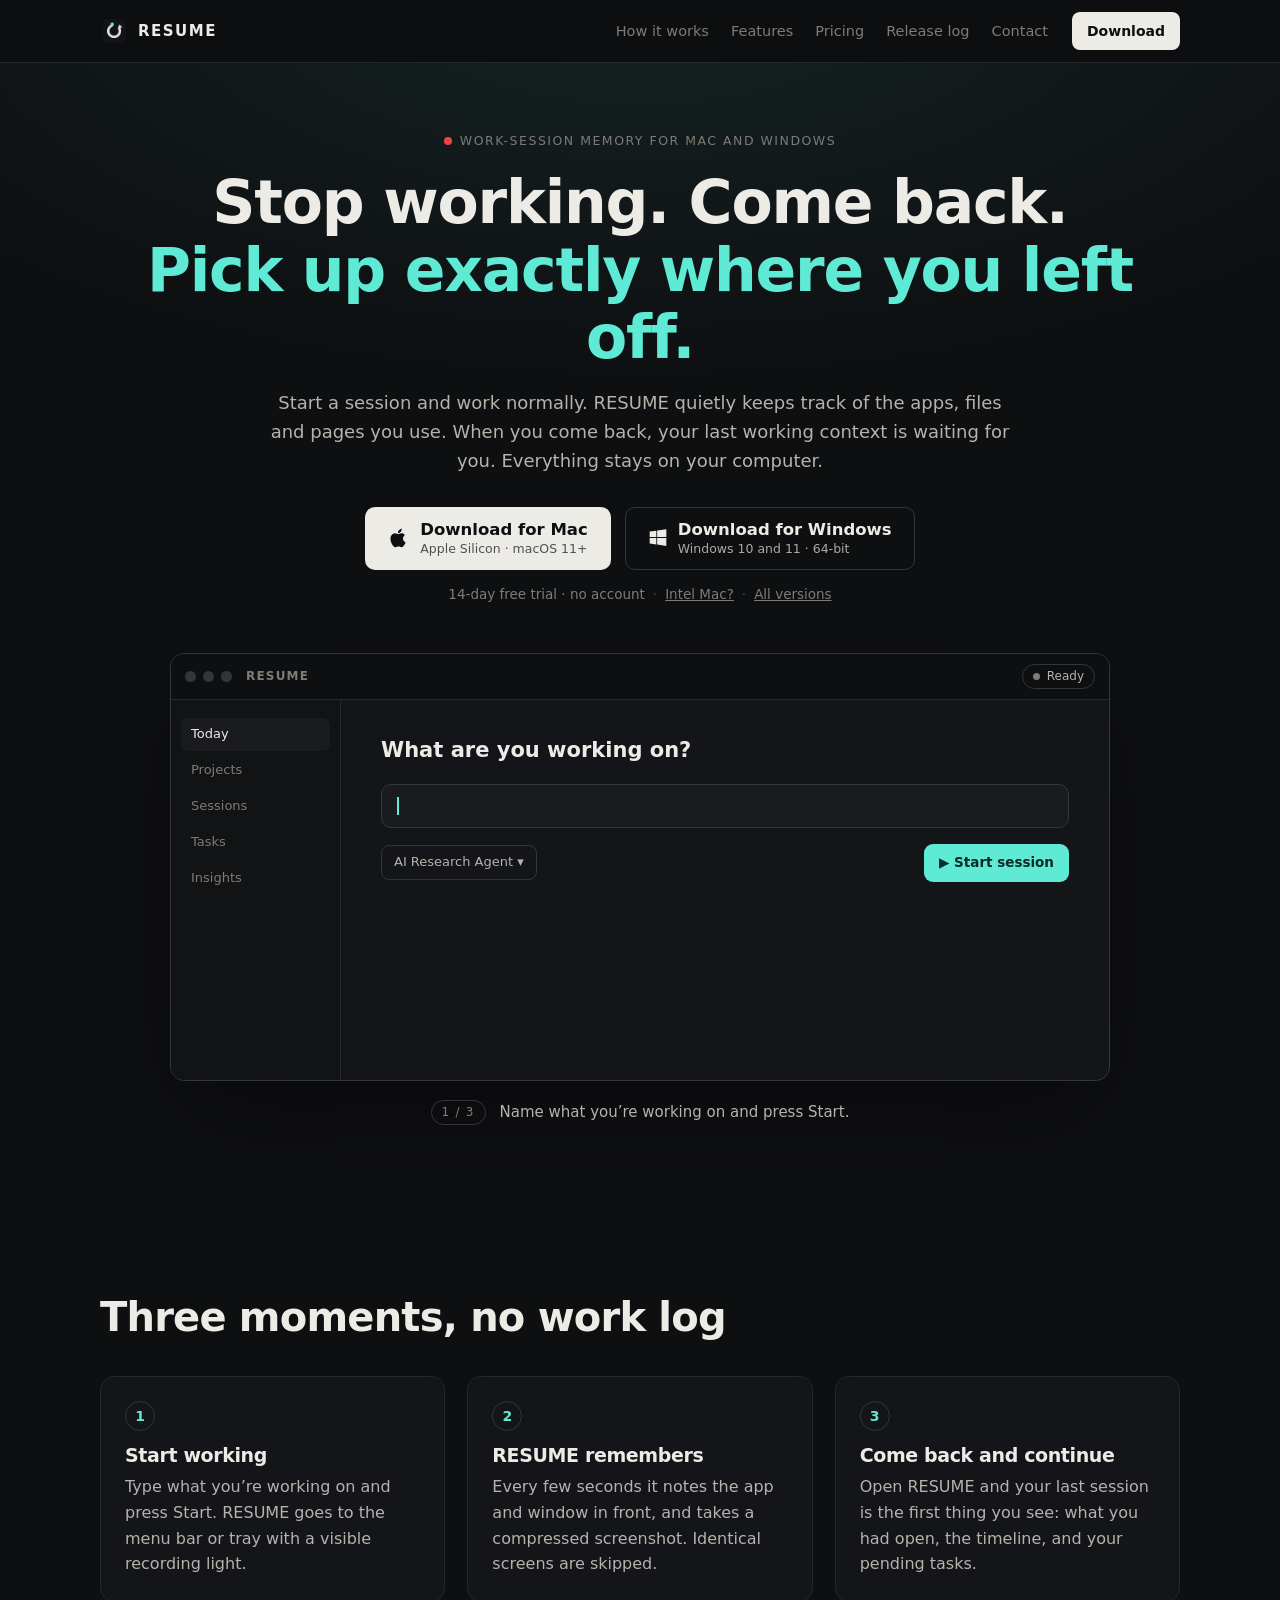
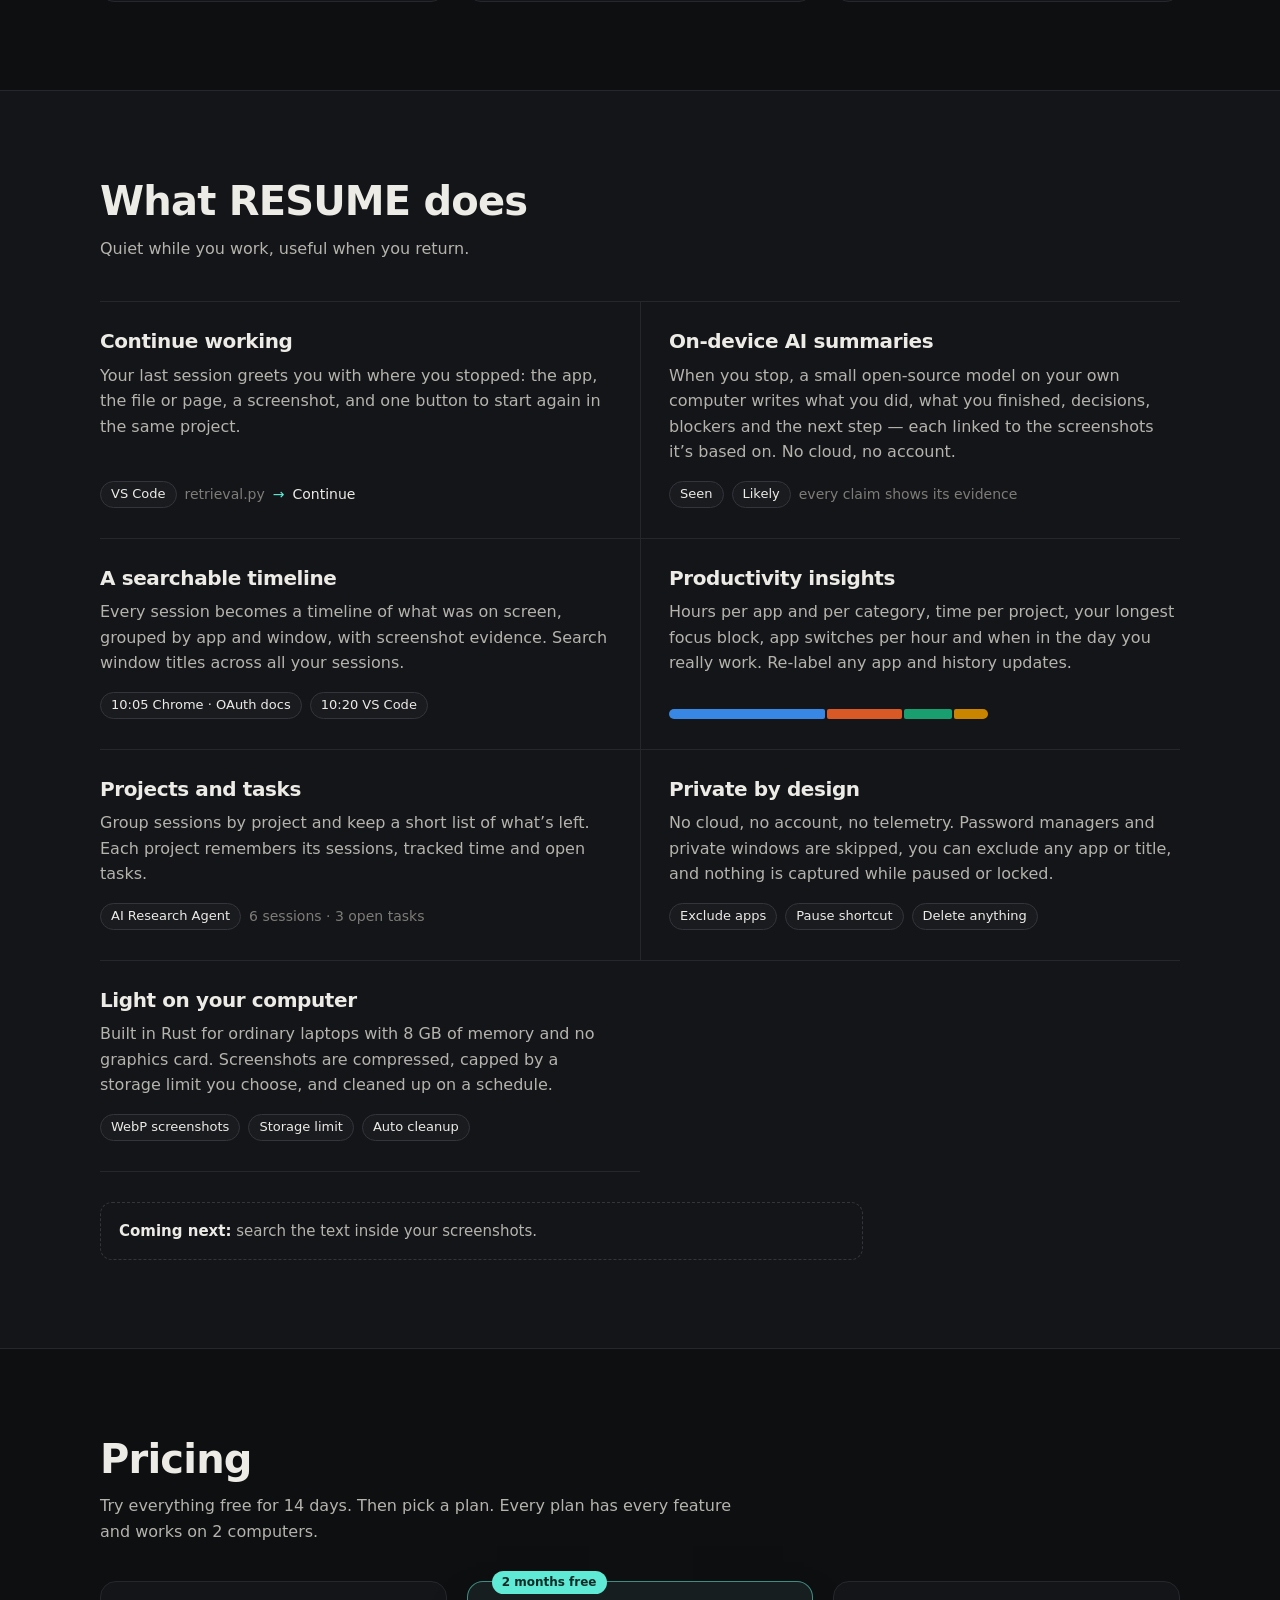
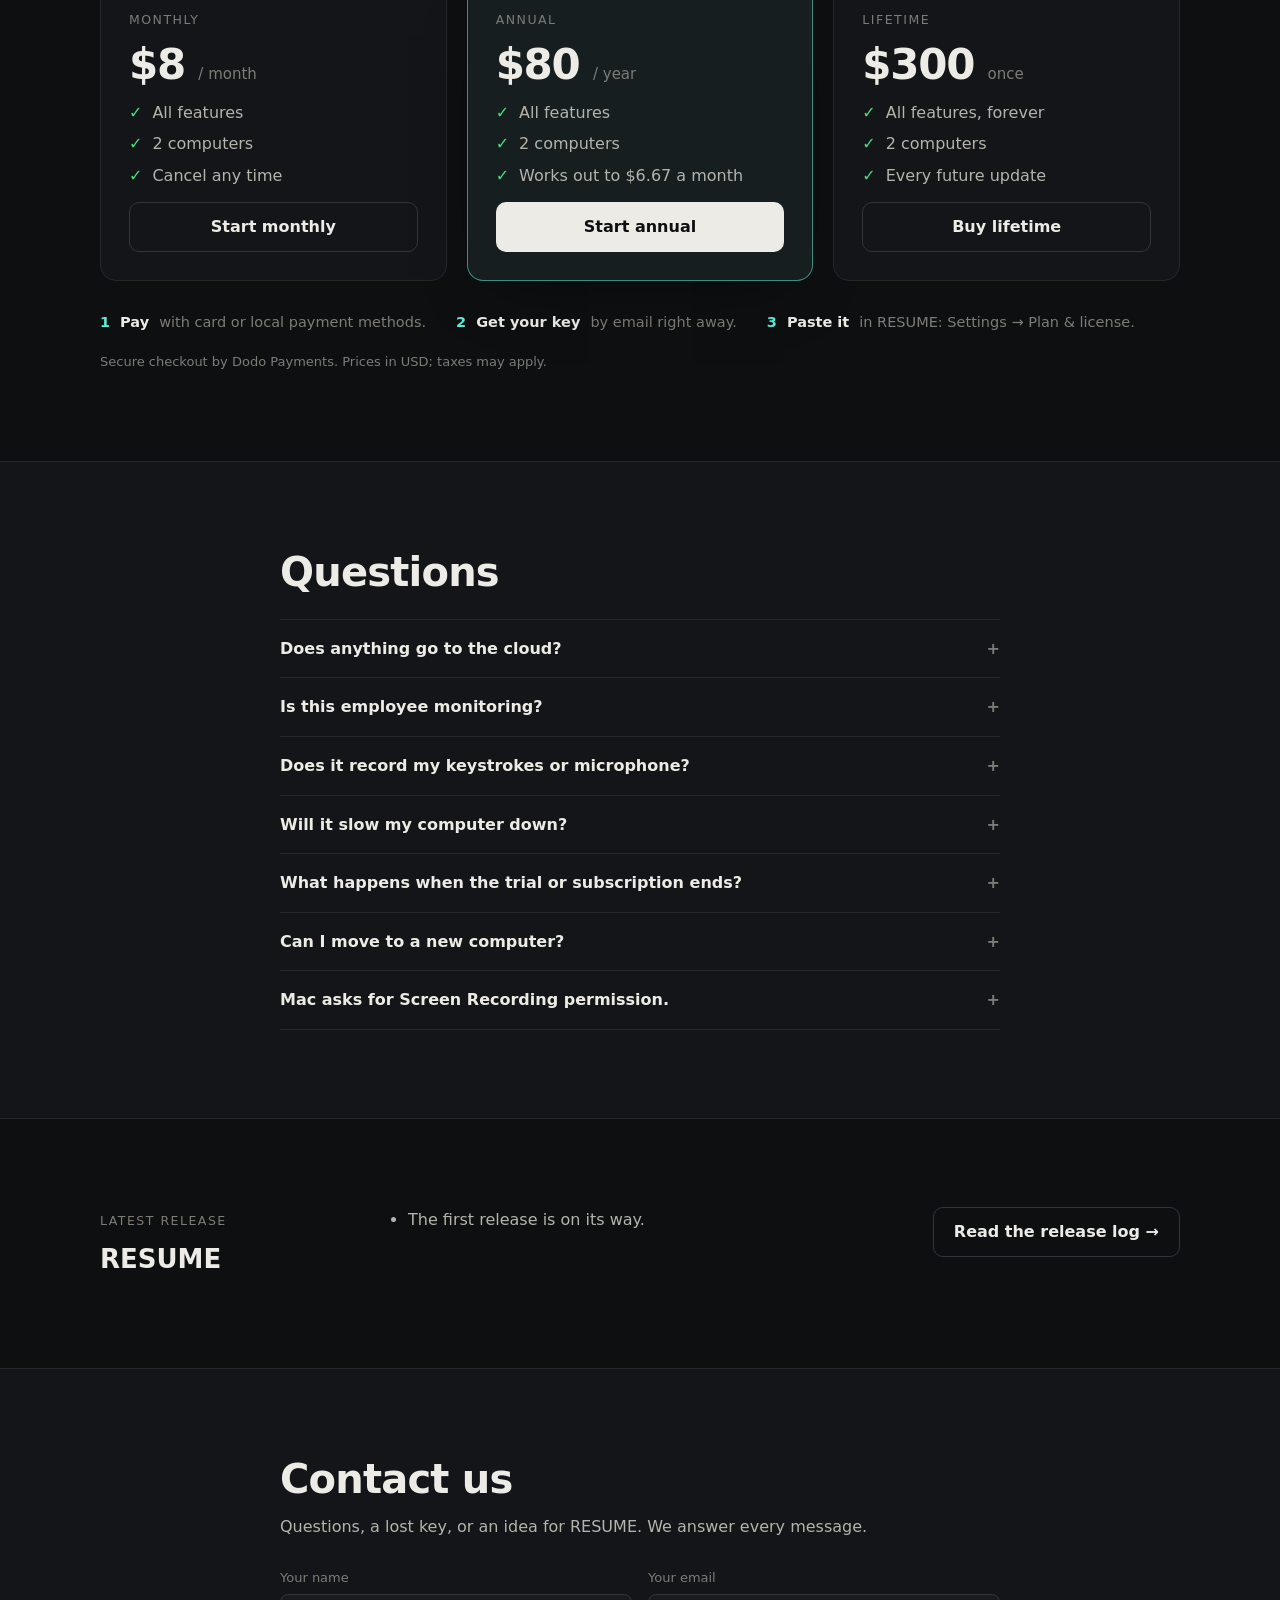
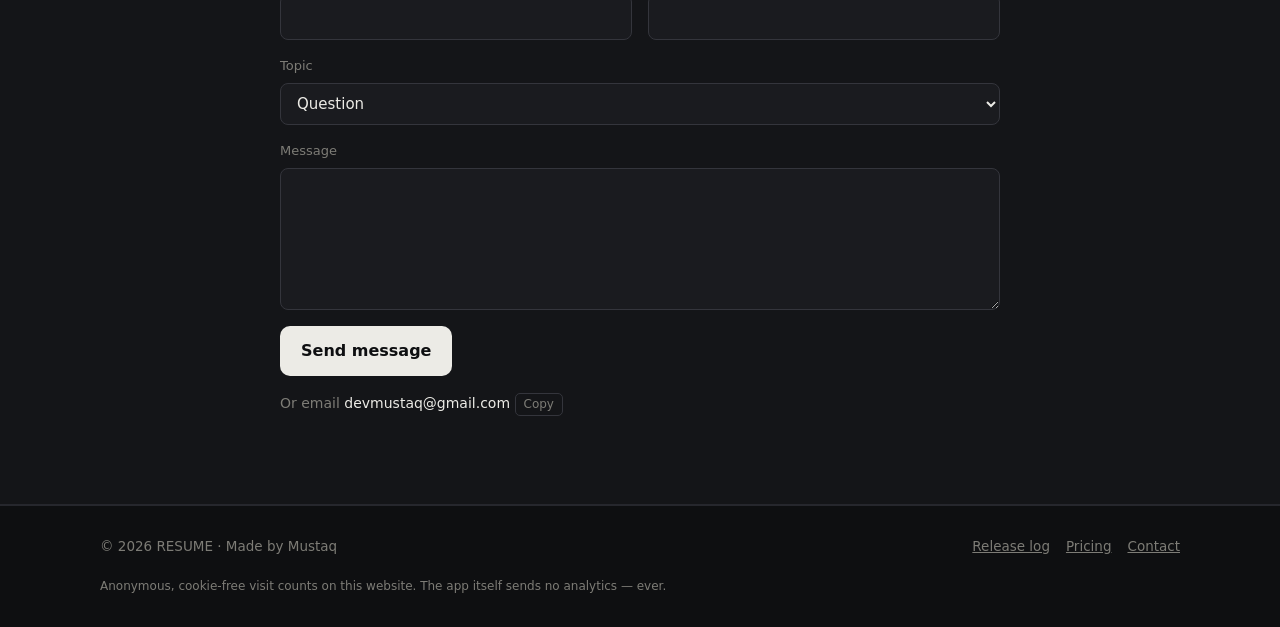
<file: index.html>
<!doctype html>
<html lang="en">
<head>
  <meta charset="utf-8">
  <meta name="viewport" content="width=device-width, initial-scale=1, viewport-fit=cover">
  <title>RESUME — pick up exactly where you left off</title>
  <meta name="description" content="RESUME remembers your work sessions — the apps, files and pages you used — so you can return to unfinished work in seconds. Private and local: nothing leaves your computer. Mac and Windows.">
  <meta property="og:title" content="RESUME — pick up exactly where you left off">
  <meta property="og:description" content="Start working. RESUME remembers. Return later and continue. For Mac and Windows.">
  <meta property="og:image" content="assets/og.png">
  <meta name="theme-color" content="#0e0f11">
  <link rel="icon" href="assets/icon.png">
  <link rel="stylesheet" href="site.css">
</head>
<body>
<header class="top">
  <div class="wrap top-row">
    <a class="brand" href="./"><img src="assets/icon.png" alt="" width="28" height="28">RESUME</a>
    <nav class="nav" aria-label="Site">
      <a href="#how">How it works</a>
      <a href="#features">Features</a>
      <a href="#pricing">Pricing</a>
      <a href="releases.html">Release log</a>
      <a href="#contact">Contact</a>
    </nav>
    <a class="btn btn-ink btn-sm" href="#download">Download</a>
  </div>
</header>

<main>
  <section class="hero">
    <div class="wrap hero-copy">
      <p class="eyebrow"><span class="rec"></span> Work-session memory for Mac and Windows</p>
      <h1>Stop working. Come back.<br><span class="hl">Pick up exactly where you left off.</span></h1>
      <p class="lede">Start a session and work normally. RESUME quietly keeps track of the apps, files and pages you use. When you come back, your last working context is waiting for you. Everything stays on your computer.</p>
    </div>

    <div class="wrap dl" id="download">
      <div class="dl-row">
        <a class="btn btn-ink btn-lg dl-btn" id="dlMac" href="releases.html" data-os="mac">
          <svg viewBox="0 0 24 24" width="22" height="22" aria-hidden="true"><path fill="currentColor" d="M16.4 12.6c0-2.5 2-3.7 2.1-3.8-1.2-1.7-3-1.9-3.6-2-1.5-.2-3 .9-3.8.9-.8 0-2-.9-3.3-.9-1.7 0-3.3 1-4.2 2.5-1.8 3.1-.5 7.7 1.3 10.2.9 1.2 1.9 2.6 3.2 2.6 1.3-.1 1.8-.8 3.3-.8 1.6 0 2 .8 3.3.8 1.4 0 2.3-1.3 3.1-2.5 1-1.4 1.4-2.8 1.4-2.9 0 0-2.8-1.1-2.8-4.1zM14 5.1c.7-.9 1.2-2 1-3.2-1 0-2.3.7-3 1.6-.7.8-1.2 2-1.1 3.1 1.2.1 2.3-.6 3.1-1.5z"/></svg>
          <span><b>Download for Mac</b><small id="dlMacSub">Apple Silicon · macOS 11+</small></span>
        </a>
        <a class="btn btn-line btn-lg dl-btn" id="dlWin" href="releases.html" data-os="windows">
          <svg viewBox="0 0 24 24" width="20" height="20" aria-hidden="true"><path fill="currentColor" d="M2 4.3 10 3.2v7.7H2zM11 3.1 22 1.5v9.4H11zM2 12h8v7.8l-8-1.1zM11 12h11v9.5l-11-1.6z"/></svg>
          <span><b>Download for Windows</b><small id="dlWinSub">Windows 10 and 11 · 64-bit</small></span>
        </a>
      </div>
      <p class="dl-meta">
        <span id="dlVersion"><span data-trial>14</span>-day free trial · no account</span>
        <span class="sep">·</span>
        <a href="releases.html" id="dlIntel" data-os="mac-intel">Intel Mac?</a>
        <span class="sep">·</span>
        <a href="releases.html">All versions</a>
      </p>
    </div>

    <!-- The demo: an app window that plays the three moments of a session. -->
    <div class="wrap stage">
      <div class="win" id="demo" aria-label="RESUME demo">
        <div class="win-bar">
          <span class="dots" aria-hidden="true"><i></i><i></i><i></i></span>
          <span class="win-title">RESUME</span>
          <span class="chip" id="dChip"><span class="dot"></span><span id="dChipText">Ready</span></span>
        </div>
        <div class="win-body">
          <aside class="d-side" aria-hidden="true">
            <div class="d-nav on">Today</div><div class="d-nav">Projects</div><div class="d-nav">Sessions</div><div class="d-nav">Tasks</div><div class="d-nav">Insights</div>
          </aside>
          <div class="d-main">
            <!-- 1: start -->
            <div class="scene" data-scene="0">
              <div class="d-h">What are you working on?</div>
              <div class="d-input"><span id="dType"></span><span class="caret"></span></div>
              <div class="d-row"><span class="d-select">AI Research Agent ▾</span><span class="d-btn accent">▶ Start session</span></div>
            </div>
            <!-- 2: recording -->
            <div class="scene" data-scene="1">
              <div class="d-rec"><span class="dot"></span> RECORDING <span class="d-clock" id="dClock">00:00</span></div>
              <div class="d-h sm">Fix duplicate retrieval results</div>
              <ol class="d-feed" id="dFeed"></ol>
            </div>
            <!-- 3: resume -->
            <div class="scene" data-scene="2">
              <div class="d-k">Continue working</div>
              <div class="d-h sm">Fix duplicate retrieval results</div>
              <div class="d-meta">AI Research Agent · yesterday · 2h 05m active</div>
              <div class="d-ctx">
                <div><div class="d-k">Last working context</div><b>VS Code</b><div class="d-dim">retrieval.py — research-agent</div></div>
                <div class="d-shot" aria-hidden="true"><i></i><i></i><i class="s"></i><i></i><i class="s"></i></div>
              </div>
              <div class="d-row"><span class="d-btn accent">Continue working →</span><span class="d-btn">Open timeline</span></div>
            </div>
          </div>
        </div>
      </div>
      <div class="caption" aria-live="polite">
        <span class="cap-step" id="capStep">1 / 3</span>
        <span id="capText">Name what you’re working on and press Start.</span>
      </div>
    </div>
  </section>

  <section class="sec" id="how">
    <div class="wrap">
      <h2>Three moments, no work log</h2>
      <div class="steps3">
        <article><span class="n">1</span><h3>Start working</h3><p>Type what you’re working on and press Start. RESUME goes to the menu bar or tray with a visible recording light.</p></article>
        <article><span class="n">2</span><h3>RESUME remembers</h3><p>Every few seconds it notes the app and window in front, and takes a compressed screenshot. Identical screens are skipped.</p></article>
        <article><span class="n">3</span><h3>Come back and continue</h3><p>Open RESUME and your last session is the first thing you see: what you had open, the timeline, and your pending tasks.</p></article>
      </div>
    </div>
  </section>

  <section class="sec sec-alt" id="features">
    <div class="wrap">
      <h2>What RESUME does</h2>
      <p class="sec-lede">Quiet while you work, useful when you return.</p>
      <div class="feats">
        <article class="feat">
          <h3>Continue working</h3>
          <p>Your last session greets you with where you stopped: the app, the file or page, a screenshot, and one button to start again in the same project.</p>
          <div class="eg"><span class="tag">VS Code</span><span class="muted">retrieval.py</span><span class="to">→</span><span>Continue</span></div>
        </article>
        <article class="feat">
          <h3>On-device AI summaries</h3>
          <p>When you stop, a small open-source model on your own computer writes what you did, what you finished, decisions, blockers and the next step — each linked to the screenshots it’s based on. No cloud, no account.</p>
          <div class="eg"><span class="tag">Seen</span><span class="tag">Likely</span><span class="muted">every claim shows its evidence</span></div>
        </article>
        <article class="feat">
          <h3>A searchable timeline</h3>
          <p>Every session becomes a timeline of what was on screen, grouped by app and window, with screenshot evidence. Search window titles across all your sessions.</p>
          <div class="eg"><span class="tag">10:05 Chrome · OAuth docs</span><span class="tag">10:20 VS Code</span></div>
        </article>
        <article class="feat">
          <h3>Productivity insights</h3>
          <p>Hours per app and per category, time per project, your longest focus block, app switches per hour and when in the day you really work. Re-label any app and history updates.</p>
          <div class="eg eg-bar"><i style="--w:46%;--c:var(--c1)"></i><i style="--w:22%;--c:var(--c2)"></i><i style="--w:14%;--c:var(--c3)"></i><i style="--w:10%;--c:var(--c4)"></i></div>
        </article>
        <article class="feat">
          <h3>Projects and tasks</h3>
          <p>Group sessions by project and keep a short list of what’s left. Each project remembers its sessions, tracked time and open tasks.</p>
          <div class="eg"><span class="tag">AI Research Agent</span><span class="muted">6 sessions · 3 open tasks</span></div>
        </article>
        <article class="feat">
          <h3>Private by design</h3>
          <p>No cloud, no account, no telemetry. Password managers and private windows are skipped, you can exclude any app or title, and nothing is captured while paused or locked.</p>
          <div class="eg"><span class="tag">Exclude apps</span><span class="tag">Pause shortcut</span><span class="tag">Delete anything</span></div>
        </article>
        <article class="feat">
          <h3>Light on your computer</h3>
          <p>Built in Rust for ordinary laptops with 8 GB of memory and no graphics card. Screenshots are compressed, capped by a storage limit you choose, and cleaned up on a schedule.</p>
          <div class="eg"><span class="tag">WebP screenshots</span><span class="tag">Storage limit</span><span class="tag">Auto cleanup</span></div>
        </article>
      </div>
      <p class="soon"><b>Coming next:</b> search the text inside your screenshots.</p>
    </div>
  </section>

  <section class="sec" id="pricing">
    <div class="wrap">
      <h2>Pricing</h2>
      <p class="sec-lede">Try everything free for <span data-trial>14</span> days. Then pick a plan. Every plan has every feature and works on 2 computers.</p>
      <div class="plans">
        <div class="plan">
          <div class="plan-name">Monthly</div>
          <div class="plan-price"><span data-price="monthly">$8</span> <small>/ month</small></div>
          <ul><li>All features</li><li>2 computers</li><li>Cancel any time</li></ul>
          <a class="btn btn-line" data-buy="monthly" href="#pricing">Start monthly</a>
        </div>
        <div class="plan plan-pro">
          <div class="plan-badge">2 months free</div>
          <div class="plan-name">Annual</div>
          <div class="plan-price"><span data-price="annual">$80</span> <small>/ year</small></div>
          <ul><li>All features</li><li>2 computers</li><li>Works out to $6.67 a month</li></ul>
          <a class="btn btn-ink" data-buy="annual" href="#pricing">Start annual</a>
        </div>
        <div class="plan">
          <div class="plan-name">Lifetime</div>
          <div class="plan-price"><span data-price="lifetime">$300</span> <small>once</small></div>
          <ul><li>All features, forever</li><li>2 computers</li><li>Every future update</li></ul>
          <a class="btn btn-line" data-buy="lifetime" href="#pricing">Buy lifetime</a>
        </div>
      </div>
      <ol class="how">
        <li><b>Pay</b> with card or local payment methods.</li>
        <li><b>Get your key</b> by email right away.</li>
        <li><b>Paste it</b> in RESUME: Settings → Plan &amp; license.</li>
      </ol>
      <p class="plan-note">Secure checkout by Dodo Payments. Prices in USD; taxes may apply.</p>
    </div>
  </section>

  <section class="sec sec-alt" id="faq">
    <div class="wrap narrow">
      <h2>Questions</h2>
      <details><summary>Does anything go to the cloud?</summary><p>No. Screenshots, window titles, your timeline and the AI summaries stay on your computer — the AI model runs locally. RESUME only goes online to download the model once (about 1.3 GB), to check your license key about once a day, and to check for updates.</p></details>
      <details><summary>Is this employee monitoring?</summary><p>No. There are no accounts, no admin and no way to send your data to anyone else. RESUME only records when you press Start, shows a recording light the whole time, and lets you pause, exclude apps or delete anything.</p></details>
      <details><summary>Does it record my keystrokes or microphone?</summary><p>Never. It notes which app and window are in front and takes screenshots at the interval you choose (10, 15 or 30 seconds). Idle detection only checks how long since you last touched the keyboard or mouse, not what you typed.</p></details>
      <details><summary>Will it slow my computer down?</summary><p>RESUME is built for ordinary laptops with 8 GB of memory. Between screenshots it sleeps, identical screenshots are skipped, and screenshots are compressed. You set a storage limit and how long to keep them.</p></details>
      <details><summary>What happens when the trial or subscription ends?</summary><p>You can still open, search and delete everything you recorded. To start new sessions, choose a plan. Subscriptions keep working offline for 14 days between checks.</p></details>
      <details><summary>Can I move to a new computer?</summary><p>Yes. In RESUME, go to Settings → Plan &amp; license → Release this computer, then paste your key on the new one. Each key works on 2 computers at a time.</p></details>
      <details><summary>Mac asks for Screen Recording permission.</summary><p>RESUME needs it to take screenshots and read window titles. Open System Settings → Privacy &amp; Security → Screen Recording, turn RESUME on, then reopen the app.</p></details>
    </div>
  </section>

  <section class="sec" id="latest">
    <div class="wrap">
      <div class="latest">
        <div>
          <div class="eyebrow">Latest release</div>
          <div class="latest-title" id="latestTitle">RESUME</div>
          <div class="latest-date" id="latestDate"></div>
        </div>
        <ul class="latest-notes" id="latestNotes"><li>The first release is on its way.</li></ul>
        <a class="btn btn-line" href="releases.html">Read the release log →</a>
      </div>
    </div>
  </section>

  <section class="sec sec-alt" id="contact">
    <div class="wrap narrow">
      <h2>Contact us</h2>
      <p class="sec-lede">Questions, a lost key, or an idea for RESUME. We answer every message.</p>
      <form class="contact" id="contactForm" novalidate>
        <div class="row2">
          <label for="cName">Your name<input id="cName" name="name" autocomplete="name" required></label>
          <label for="cEmail">Your email<input id="cEmail" name="email" type="email" autocomplete="email" required></label>
        </div>
        <label for="cTopic">Topic
          <select id="cTopic" name="topic">
            <option>Question</option><option>License or purchase</option><option>Bug report</option><option>Feature idea</option>
          </select>
        </label>
        <label for="cMsg">Message<textarea id="cMsg" name="message" rows="5" required></textarea></label>
        <input type="text" name="_honey" class="honey" tabindex="-1" autocomplete="off" aria-hidden="true">
        <div class="contact-foot">
          <button class="btn btn-ink" type="submit" id="cSend">Send message</button>
          <p class="cmsg" id="cStatus" role="status"></p>
        </div>
        <p class="cmail">Or email <span class="mail" id="mailText"></span> <button type="button" class="copy" id="copyMail">Copy</button></p>
      </form>
    </div>
  </section>
</main>

<footer class="foot">
  <div class="wrap foot-row">
    <span>© <span id="year">2026</span> RESUME · Made by Mustaq</span>
    <span class="foot-links"><a href="releases.html">Release log</a><a href="#pricing">Pricing</a><a href="#contact">Contact</a></span>
    <span class="foot-small">Anonymous, cookie-free visit counts on this website. The app itself sends no analytics — ever.</span>
  </div>
</footer>

<script src="config.js"></script>
<script src="site.js"></script>
<script src="demo.js"></script>
</body>
</html>
</file>
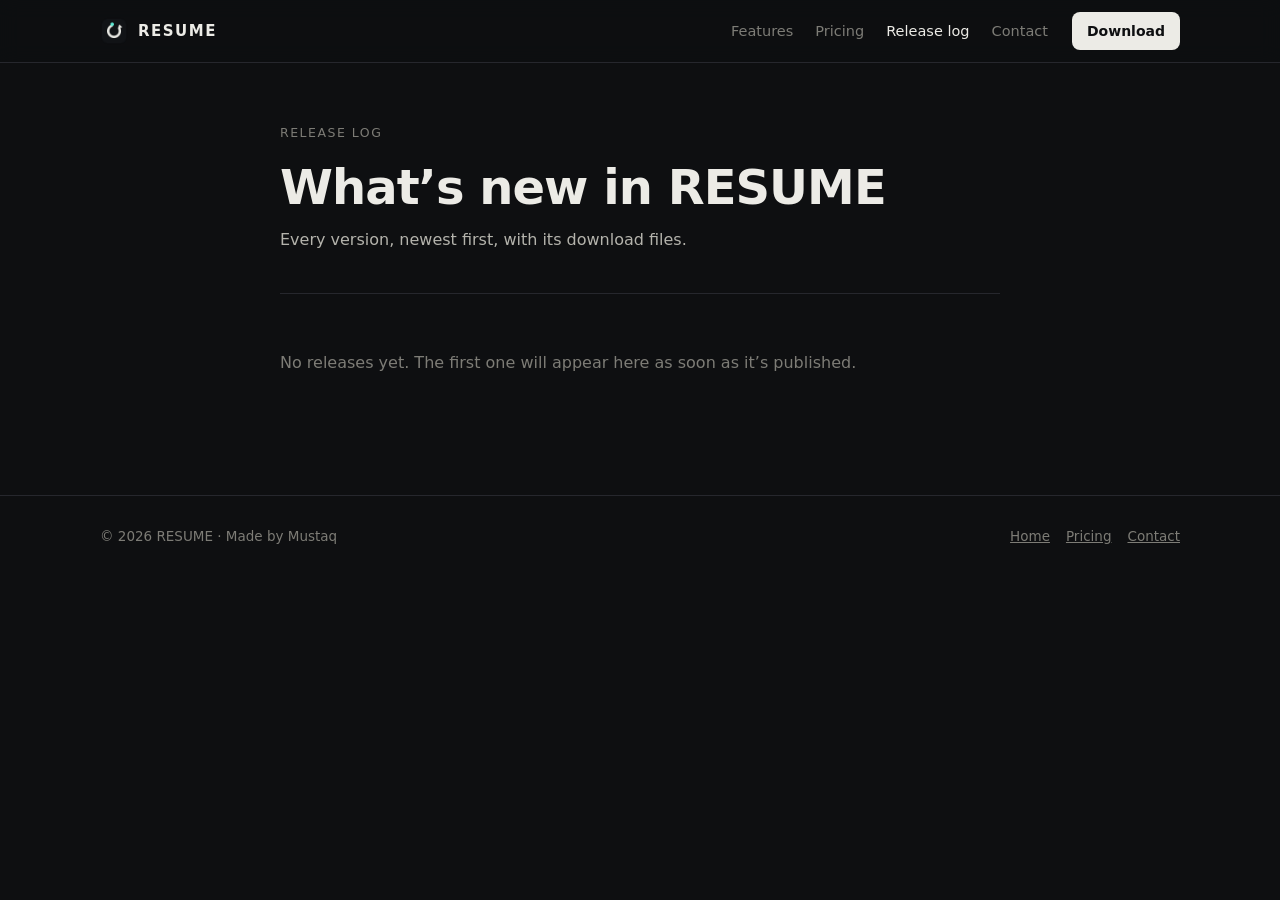
<file: releases.html>
<!doctype html>
<html lang="en">
<head>
  <meta charset="utf-8">
  <meta name="viewport" content="width=device-width, initial-scale=1, viewport-fit=cover">
  <title>Release log — RESUME</title>
  <meta name="description" content="Every RESUME release: what changed, when, and the download files for Mac and Windows.">
  <meta name="theme-color" content="#0e0f11">
  <link rel="icon" href="assets/icon.png">
  <link rel="stylesheet" href="site.css">
</head>
<body>
<header class="top">
  <div class="wrap top-row">
    <a class="brand" href="./"><img src="assets/icon.png" alt="" width="28" height="28">RESUME</a>
    <nav class="nav" aria-label="Site">
      <a href="./#features">Features</a>
      <a href="./#pricing">Pricing</a>
      <a href="releases.html" aria-current="page">Release log</a>
      <a href="./#contact">Contact</a>
    </nav>
    <a class="btn btn-ink btn-sm" href="./#download">Download</a>
  </div>
</header>
<main class="wrap narrow">
  <div class="log-head">
    <div class="eyebrow">Release log</div>
    <h1>What’s new in RESUME</h1>
    <p class="sec-lede">Every version, newest first, with its download files. <span id="logUpdated"></span></p>
  </div>
  <div class="log" id="log"><p class="log-empty">Loading releases…</p></div>
</main>
<footer class="foot">
  <div class="wrap foot-row">
    <span>© <span id="year">2026</span> RESUME · Made by Mustaq</span>
    <span class="foot-links"><a href="./">Home</a><a href="./#pricing">Pricing</a><a href="./#contact">Contact</a></span>
  </div>
</footer>
<script src="config.js"></script>
<script src="site.js"></script>
</body>
</html>
</file>
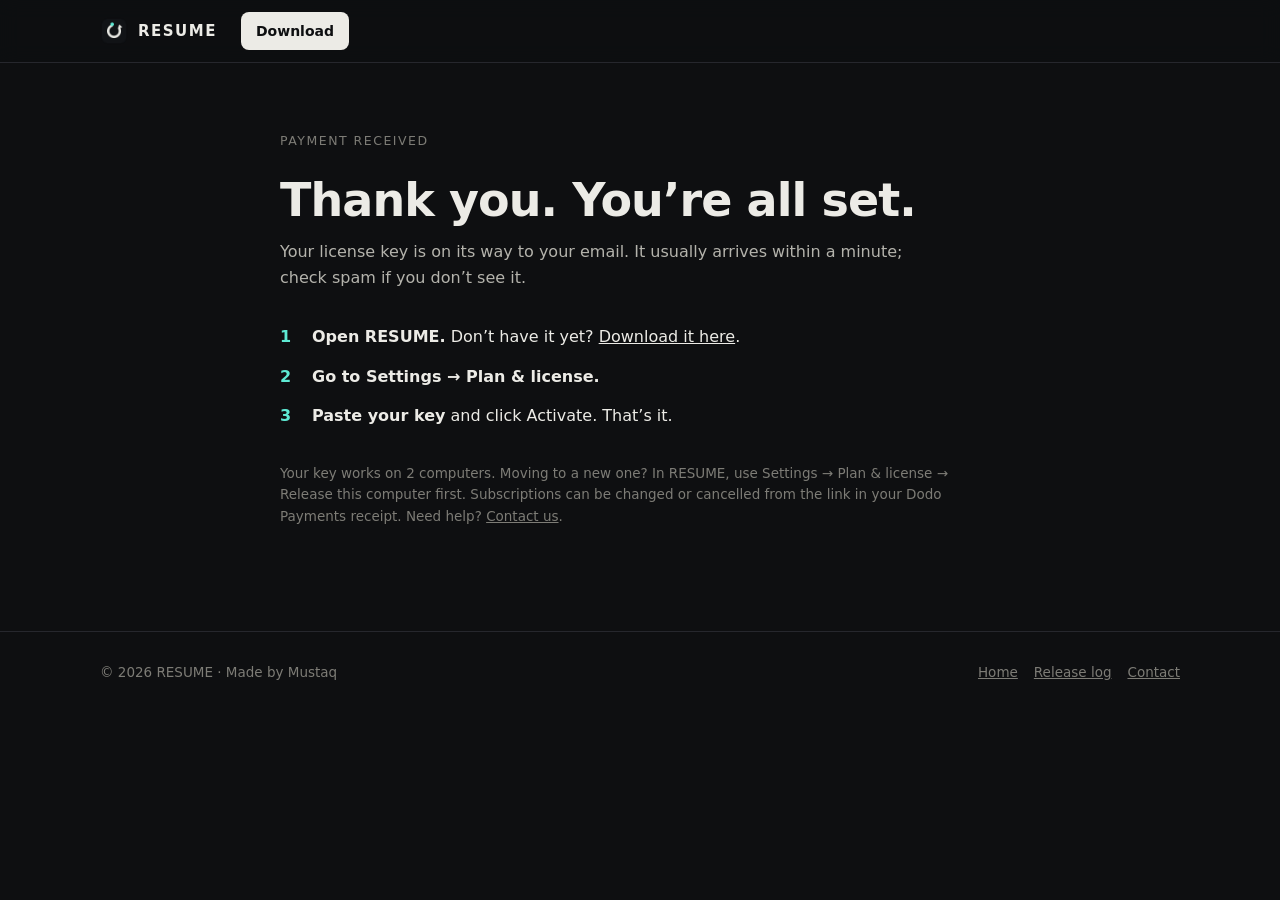
<file: thanks.html>
<!doctype html>
<html lang="en">
<head>
  <meta charset="utf-8">
  <meta name="viewport" content="width=device-width, initial-scale=1, viewport-fit=cover">
  <title>Thank you — RESUME</title>
  <meta name="robots" content="noindex">
  <meta name="theme-color" content="#0e0f11">
  <link rel="icon" href="assets/icon.png">
  <link rel="stylesheet" href="site.css">
</head>
<body>
<header class="top">
  <div class="wrap top-row">
    <a class="brand" href="./"><img src="assets/icon.png" alt="" width="28" height="28">RESUME</a>
    <a class="btn btn-ink btn-sm" href="./#download">Download</a>
  </div>
</header>
<main class="wrap narrow thanks">
  <div class="eyebrow">Payment received</div>
  <h1>Thank you. You’re all set.</h1>
  <div id="hasKey" hidden>
    <p class="sec-lede">Here’s your license key. We’ve also emailed it to you.</p>
    <div class="keybox">
      <code id="keyText"></code>
      <button class="btn btn-ink btn-sm" id="copyKey" type="button">Copy key</button>
    </div>
  </div>
  <p class="sec-lede" id="noKey">Your license key is on its way to your email. It usually arrives within a minute; check spam if you don’t see it.</p>
  <ol class="steps">
    <li><span><b>Open RESUME.</b> Don’t have it yet? <a href="./#download">Download it here</a>.</span></li>
    <li><span><b>Go to Settings → Plan &amp; license.</b></span></li>
    <li><span><b>Paste your key</b> and click Activate. That’s it.</span></li>
  </ol>
  <p class="small-print">Your key works on 2 computers. Moving to a new one? In RESUME, use Settings → Plan &amp; license → Release this computer first. Subscriptions can be changed or cancelled from the link in your Dodo Payments receipt. Need help? <a href="./#contact">Contact us</a>.</p>
</main>
<footer class="foot">
  <div class="wrap foot-row">
    <span>© <span id="year">2026</span> RESUME · Made by Mustaq</span>
    <span class="foot-links"><a href="./">Home</a><a href="releases.html">Release log</a><a href="./#contact">Contact</a></span>
  </div>
</footer>
<script src="config.js"></script>
<script src="site.js"></script>
<script>
(() => {
  const q = new URLSearchParams(location.search);
  const keys = (q.get("license_key") || "").split(",").map((k) => k.trim()).filter(Boolean);
  if (keys.length) {
    document.getElementById("keyText").textContent = keys.join("\n");
    document.getElementById("hasKey").hidden = false;
    document.getElementById("noKey").hidden = true;
    document.getElementById("copyKey").addEventListener("click", (e) => {
      const b = e.currentTarget;
      navigator.clipboard.writeText(keys.join("\n")).then(() => {
        b.textContent = "Copied";
        setTimeout(() => (b.textContent = "Copy key"), 1600);
      });
    });
  }
  if (keys.length || q.get("status") === "succeeded" || q.get("status") === "active") window.ResumeSite && window.ResumeSite.track("purchase");
  // Keep the key out of the address bar after it's shown.
  if (keys.length) history.replaceState(null, "", location.pathname);
})();
</script>
</body>
</html>
</file>
<file: site.css>
:root{--bg: #0e0f11;--panel: #141518;--raised: #1a1b1f;--line: #26272d;--line-2: #34353c;--ink: #ecebe6;--ink-2: #b4b3ac;--muted: #7d7c76;--accent: #5eead4;--accent-ink: #0b2a26;--rec: #ef4444;--good: #4ade80;--bad: #f87171;--c1: #3987e5;--c2: #d95926;--c3: #199e70;--c4: #c98500;--shadow: rgba(0, 0, 0, .55);--font: "Inter", ui-sans-serif, system-ui, -apple-system, "Segoe UI", Roboto, sans-serif;--mono: ui-monospace, "SF Mono", "Cascadia Code", Menlo, Consolas, monospace;color-scheme:dark}*{box-sizing:border-box}html{scroll-behavior:smooth;scroll-padding-top:72px}body{margin:0;background:var(--bg);color:var(--ink);font-family:var(--font);font-size:16px;line-height:1.6;-webkit-font-smoothing:antialiased}a{color:inherit}img{max-width:100%}button,input,select,textarea{font:inherit;color:inherit}:focus-visible{outline:2px solid var(--accent);outline-offset:2px}[hidden]{display:none!important}h1,h2,h3{font-weight:650;letter-spacing:-.02em;line-height:1.12;text-wrap:balance;margin:0}.wrap{max-width:1120px;margin:0 auto;padding-left:max(20px,env(safe-area-inset-left,0px));padding-right:max(20px,env(safe-area-inset-right,0px))}.narrow{max-width:760px}.muted{color:var(--muted)}.btn{display:inline-flex;align-items:center;justify-content:center;gap:10px;border-radius:10px;padding:11px 20px;text-decoration:none;font-weight:600;cursor:pointer;border:1px solid transparent;transition:transform .12s,box-shadow .12s,background-color .12s}.btn-ink{background:var(--ink);color:var(--bg)}.btn-ink:hover{transform:translateY(-1px);box-shadow:0 8px 24px var(--shadow);background:#fff}.btn-line{border-color:var(--line-2);background:transparent}.btn-line:hover{background:var(--raised);border-color:var(--ink-2)}.btn-accent{background:var(--accent);color:var(--accent-ink)}.btn-sm{padding:7px 14px;font-size:14px;border-radius:8px}.btn-lg{padding:12px 22px;text-align:left}.btn-lg span{display:flex;flex-direction:column;line-height:1.25}.btn-lg b{font-size:16.5px}.btn-lg small{font-weight:400;font-size:12.5px;opacity:.7}.top{position:sticky;top:0;z-index:20;background:color-mix(in srgb,var(--bg) 85%,transparent);backdrop-filter:blur(10px);-webkit-backdrop-filter:blur(10px);border-bottom:1px solid var(--line)}.top-row{display:flex;align-items:center;gap:24px;padding-block:12px}.brand{display:inline-flex;align-items:center;gap:10px;font-weight:700;letter-spacing:.1em;font-size:15px;text-decoration:none}.brand img{border-radius:7px}.nav{display:flex;gap:22px;margin-left:auto;font-size:14.5px}.nav a{text-decoration:none;color:var(--muted)}.nav a:hover,.nav a[aria-current]{color:var(--ink)}.hero{padding-block:64px 80px;background:radial-gradient(900px 400px at 50% -80px,color-mix(in srgb,var(--accent) 9%,transparent),transparent)}.hero-copy{text-align:center}.eyebrow{display:inline-flex;align-items:center;gap:8px;font-size:12.5px;letter-spacing:.12em;text-transform:uppercase;color:var(--muted);margin:0 0 18px}.rec{width:8px;height:8px;border-radius:50%;background:var(--rec);animation:blink 1.6s ease-in-out infinite}@keyframes blink{50%{opacity:.3}}.hero h1{font-size:clamp(34px,5vw,60px)}.hl{color:var(--accent)}.lede{max-width:66ch;margin:18px auto 0;color:var(--ink-2);font-size:18px}.dl{margin-top:32px;text-align:center}.dl-row{display:flex;gap:14px;justify-content:center;flex-wrap:wrap}.dl-btn.primary{box-shadow:0 0 0 3px color-mix(in srgb,var(--accent) 45%,transparent)}.dl-meta{margin:14px 0 0;color:var(--muted);font-size:13.5px;display:flex;gap:8px;justify-content:center;flex-wrap:wrap}.dl-meta a{color:var(--muted)}.sep{opacity:.5}.stage{margin-top:48px;max-width:980px}.win{background:var(--panel);border:1px solid var(--line-2);border-radius:14px;box-shadow:0 40px 90px -30px var(--shadow);overflow:hidden}.win-bar{display:flex;align-items:center;gap:14px;padding:10px 14px;border-bottom:1px solid var(--line);background:var(--bg);font-size:13px;user-select:none}.dots{display:flex;gap:7px}.dots i{width:11px;height:11px;border-radius:50%;background:var(--line-2)}.win-title{color:var(--muted);flex:1;letter-spacing:.1em;font-weight:600;font-size:12px}.chip{display:inline-flex;align-items:center;gap:7px;border:1px solid var(--line-2);border-radius:999px;padding:2px 10px;font-size:12px;color:var(--ink-2)}.chip .dot{width:7px;height:7px;border-radius:50%;background:var(--muted)}.chip.on .dot{background:var(--rec);animation:blink 1.6s infinite}.win-body{display:grid;grid-template-columns:170px minmax(0,1fr);height:380px}.d-side{border-right:1px solid var(--line);padding:18px 10px;display:flex;flex-direction:column;gap:3px;background:color-mix(in srgb,var(--panel) 60%,var(--bg))}.d-nav{font-size:13px;color:var(--muted);padding:6px 10px;border-radius:7px}.d-nav.on{background:var(--raised);color:var(--ink)}.d-main{position:relative;padding:34px 40px}.scene{position:absolute;inset:34px 40px;opacity:0;transform:translateY(8px);transition:opacity .45s,transform .45s;pointer-events:none}.scene.on{opacity:1;transform:none}.d-h{font-size:21px;font-weight:600}.d-h.sm{font-size:19px;margin-top:6px}.d-k{font-size:11px;letter-spacing:.12em;text-transform:uppercase;color:var(--muted)}.d-input{margin-top:16px;height:44px;border:1px solid var(--line-2);border-radius:10px;background:var(--raised);display:flex;align-items:center;padding:0 14px;font-size:15px}.caret{width:2px;height:18px;background:var(--accent);margin-left:1px;animation:blink 1s steps(1) infinite}.d-row{display:flex;gap:10px;margin-top:16px;align-items:center}.d-select{border:1px solid var(--line-2);border-radius:8px;padding:6px 12px;font-size:13px;color:var(--ink-2)}.d-btn{border:1px solid var(--line-2);border-radius:9px;padding:7px 14px;font-size:13.5px;font-weight:600}.d-btn.accent{background:var(--accent);color:var(--accent-ink);border-color:transparent;margin-left:auto}.d-row .d-btn.accent:first-child{margin-left:0}.d-rec{display:flex;align-items:center;gap:9px;font-size:12px;letter-spacing:.12em;color:var(--ink-2);font-weight:600}.d-rec .dot{width:10px;height:10px;border-radius:50%;background:var(--rec);animation:blink 1.6s infinite}.d-clock{margin-left:auto;font-family:var(--mono);font-size:26px;letter-spacing:0;color:var(--ink)}.d-feed{list-style:none;margin:18px 0 0;padding:0;display:flex;flex-direction:column;gap:9px}.d-feed li{display:grid;grid-template-columns:56px 110px minmax(0,1fr);gap:12px;font-size:13.5px;animation:feedIn .35s ease-out}.d-feed .t{font-family:var(--mono);color:var(--muted);font-size:12px}.d-feed .w{color:var(--muted);overflow:hidden;text-overflow:ellipsis;white-space:nowrap}@keyframes feedIn{0%{opacity:0;transform:translateY(4px)}to{opacity:1;transform:none}}.d-meta{color:var(--muted);font-size:13px;margin-top:2px}.d-ctx{display:grid;grid-template-columns:minmax(0,1fr) 210px;gap:20px;margin-top:18px;align-items:start}.d-ctx b{display:block;margin-top:4px}.d-dim{color:var(--ink-2);font-size:13.5px}.d-shot{aspect-ratio:16/10;border:1px solid var(--line-2);border-radius:9px;background:#15161a;padding:14px;display:flex;flex-direction:column;gap:7px}.d-shot i{height:5px;border-radius:3px;background:#33343b;width:80%}.d-shot i.s{width:50%;background:color-mix(in srgb,var(--c1) 60%,#33343b)}.caption{display:flex;align-items:center;gap:14px;margin-top:16px;min-height:30px;font-size:15px;justify-content:center;color:var(--ink-2);text-align:center;flex-wrap:wrap}.cap-step{font-size:12px;letter-spacing:.1em;color:var(--muted);border:1px solid var(--line-2);border-radius:999px;padding:2px 10px;font-variant-numeric:tabular-nums}.sec{padding-block:88px}.sec-alt{background:var(--panel);border-block:1px solid var(--line)}.sec h2{font-size:clamp(28px,3.6vw,40px)}.sec-lede{color:var(--ink-2);margin:12px 0 0;max-width:62ch}.steps3{display:grid;grid-template-columns:repeat(3,minmax(0,1fr));gap:22px;margin-top:36px}.steps3 article{border:1px solid var(--line);border-radius:14px;padding:24px;background:var(--panel)}.steps3 .n{display:inline-grid;place-items:center;width:30px;height:30px;border-radius:50%;border:1px solid var(--line-2);font-weight:600;font-size:14px;color:var(--accent)}.steps3 h3{font-size:19px;margin-top:14px}.steps3 p{color:var(--ink-2);margin:8px 0 0}.feats{display:grid;grid-template-columns:repeat(2,minmax(0,1fr));margin-top:40px;border-top:1px solid var(--line)}.feat{padding:28px 28px 30px 0;border-bottom:1px solid var(--line);display:flex;flex-direction:column;gap:10px;min-width:0}.feat:nth-child(2n){padding:28px 0 30px 28px;border-left:1px solid var(--line)}.feat h3{font-size:20px}.feat p{margin:0;color:var(--ink-2);max-width:52ch}.eg{margin-top:auto;padding-top:6px;display:flex;flex-wrap:wrap;align-items:center;gap:8px;font-size:14px}.eg .to{color:var(--accent)}.tag{border:1px solid var(--line-2);border-radius:999px;padding:2px 10px;font-size:13px;background:var(--raised)}.eg-bar{gap:2px;height:10px;padding-top:0;margin-top:auto;max-width:340px}.eg-bar i{display:block;height:10px;width:var(--w);background:var(--c);border-radius:2px}.eg-bar i:first-child{border-radius:5px 2px 2px 5px}.eg-bar i:last-child{border-radius:2px 5px 5px 2px}.soon{margin:30px 0 0;color:var(--ink-2);max-width:80ch;font-size:15px;border:1px dashed var(--line-2);border-radius:12px;padding:16px 18px}.soon b{color:var(--ink)}.plans{display:grid;grid-template-columns:repeat(3,minmax(0,1fr));gap:20px;margin-top:36px}.plan{position:relative;background:var(--panel);border:1px solid var(--line);border-radius:16px;padding:28px;display:flex;flex-direction:column;gap:14px}.plan-pro{border-color:color-mix(in srgb,var(--accent) 55%,transparent);background:color-mix(in srgb,var(--accent) 4%,var(--panel));box-shadow:0 24px 60px -30px var(--shadow)}.plan-badge{position:absolute;top:-11px;left:24px;background:var(--accent);color:var(--accent-ink);font-size:12px;font-weight:700;border-radius:999px;padding:2px 10px}.plan-name{font-size:12.5px;letter-spacing:.12em;text-transform:uppercase;color:var(--muted)}.plan-price{font-size:42px;font-weight:700;letter-spacing:-.03em;line-height:1}.plan-price small{font-size:15px;font-weight:400;letter-spacing:0;color:var(--muted)}.plan ul{list-style:none;margin:0;padding:0;display:flex;flex-direction:column;gap:6px;color:var(--ink-2)}.plan li:before{content:"\2713";color:var(--good);margin-right:10px}.plan .btn{margin-top:auto}.plan-note{margin:18px 0 0;font-size:13px;color:var(--muted)}.how{display:flex;gap:30px;flex-wrap:wrap;margin:30px 0 0;padding:0;list-style:none;counter-reset:s;color:var(--muted);font-size:14.5px}.how li{counter-increment:s;display:flex;gap:10px;align-items:baseline}.how li:before{content:counter(s);color:var(--accent);font-weight:700}.how b{color:var(--ink)}details{border-bottom:1px solid var(--line);padding:16px 0}details:first-of-type{margin-top:24px;border-top:1px solid var(--line)}summary{cursor:pointer;font-weight:600;list-style:none;display:flex;justify-content:space-between;gap:16px}summary:after{content:"+";color:var(--muted)}details[open] summary:after{content:"\2013"}summary::-webkit-details-marker{display:none}details p{margin:10px 0 0;color:var(--ink-2)}.latest{display:grid;grid-template-columns:260px minmax(0,1fr) auto;gap:30px;align-items:start}.latest-title{font-size:26px;font-weight:650;margin-top:6px}.latest-date{color:var(--muted);font-size:14px}.latest-notes{margin:0;padding-left:18px;color:var(--ink-2);display:flex;flex-direction:column;gap:4px}.latest .eyebrow{margin:0}.contact{display:flex;flex-direction:column;gap:16px;margin-top:28px}.row2{display:grid;grid-template-columns:repeat(2,minmax(0,1fr));gap:16px}.contact label{display:flex;flex-direction:column;gap:6px;font-size:13px;color:var(--muted)}.contact input,.contact select,.contact textarea{border:1px solid var(--line-2);background:var(--raised);border-radius:8px;padding:10px 12px;color:var(--ink);font-size:15px;width:100%}.contact textarea{resize:vertical}.honey{position:absolute;left:-9999px;width:1px;height:1px;opacity:0}.contact-foot{display:flex;gap:16px;align-items:center;flex-wrap:wrap}.cmsg{margin:0;font-size:14px;color:var(--muted)}.cmsg.ok{color:var(--good)}.cmsg.err{color:var(--bad)}.cmail{margin:0;font-size:14px;color:var(--muted)}.mail{color:var(--ink);user-select:all}.copy{background:none;border:1px solid var(--line-2);border-radius:5px;padding:1px 8px;cursor:pointer;font-size:12px;color:var(--muted)}.foot{border-top:1px solid var(--line);padding-block:30px calc(30px + env(safe-area-inset-bottom,0px));font-size:13.5px;color:var(--muted)}.foot-row{display:flex;gap:20px;flex-wrap:wrap;align-items:center}.foot-links{display:flex;gap:16px;margin-left:auto}.foot-small{flex-basis:100%;font-size:12px}.log-head{padding-block:56px 20px}.log-head h1{font-size:clamp(32px,5vw,48px)}.log{margin:20px 0 80px;border-top:1px solid var(--line)}.entry{display:grid;grid-template-columns:170px minmax(0,1fr);gap:28px;padding:32px 0;border-bottom:1px solid var(--line)}.stamp{font-variant-numeric:tabular-nums;color:var(--muted);font-size:14px}.stamp b{display:block;color:var(--ink);font-size:22px;margin-bottom:2px}.pill{display:inline-block;font-size:11px;letter-spacing:.08em;text-transform:uppercase;border:1px solid currentColor;border-radius:999px;padding:1px 8px;margin-top:8px}.pill.latest-pill{color:var(--good)}.pill.pre{color:#f59e0b}.entry h2{font-size:22px;margin-bottom:10px}.notes{max-width:68ch;color:var(--ink-2)}.notes h3{font-size:13px;letter-spacing:.08em;text-transform:uppercase;color:var(--muted);margin:18px 0 6px}.notes ul{margin:6px 0;padding-left:20px}.notes li{margin:3px 0}.notes p{margin:8px 0}.notes code{background:var(--raised);border:1px solid var(--line);border-radius:4px;padding:0 4px;font-size:.9em;font-family:var(--mono)}.files{display:flex;flex-wrap:wrap;gap:8px;margin-top:16px}.file{display:inline-flex;gap:8px;align-items:baseline;text-decoration:none;border:1px solid var(--line-2);background:var(--raised);border-radius:8px;padding:6px 12px;font-size:13.5px}.file:hover{border-color:var(--ink-2)}.file small{color:var(--muted)}.log-empty{padding:40px 0;color:var(--muted)}.thanks{padding-block:64px 90px}.thanks h1{font-size:clamp(32px,5vw,46px);margin-top:6px}.keybox{display:flex;gap:12px;align-items:center;flex-wrap:wrap;margin-top:18px;padding:16px 18px;border:1px solid var(--accent);border-radius:12px;background:var(--panel)}.keybox code{flex:1;min-width:0;font-family:var(--mono);font-size:16px;letter-spacing:.04em;overflow-wrap:anywhere;white-space:pre-wrap;user-select:all}.steps{margin:34px 0 0;padding:0;list-style:none;counter-reset:s;display:flex;flex-direction:column;gap:14px}.steps li{counter-increment:s;display:flex;gap:14px;align-items:baseline}.steps li:before{content:counter(s);font-weight:700;color:var(--accent);min-width:18px}.small-print{margin-top:34px;font-size:13.5px;color:var(--muted)}@media(max-width:900px){.nav{display:none}.top-row .btn{margin-left:auto}.win-body{grid-template-columns:minmax(0,1fr);height:400px}.d-side{display:none}.d-main,.scene{padding:0}.scene{inset:24px 22px}.steps3,.feats,.plans,.row2,.latest{grid-template-columns:minmax(0,1fr)}.feat,.feat:nth-child(2n){padding:24px 0;border-left:0}.entry{grid-template-columns:minmax(0,1fr);gap:10px}.sec{padding-block:64px}.plan-pro{margin-top:10px}}@media(max-width:520px){.hero{padding-block:40px 56px}.lede{font-size:16px}.hero .eyebrow{font-size:10.5px;letter-spacing:.06em}.dl-btn{width:100%}.dl-meta .sep{display:none}.d-ctx{grid-template-columns:minmax(0,1fr)}.d-shot{display:none}.d-feed li{grid-template-columns:50px minmax(0,1fr)}.d-feed .w{display:none}.foot-links{margin-left:0}}@media(prefers-reduced-motion:reduce){html{scroll-behavior:auto}.rec,.chip.on .dot,.d-rec .dot,.caret,.d-feed li{animation:none}.scene,.btn{transition:none}}
</file>
